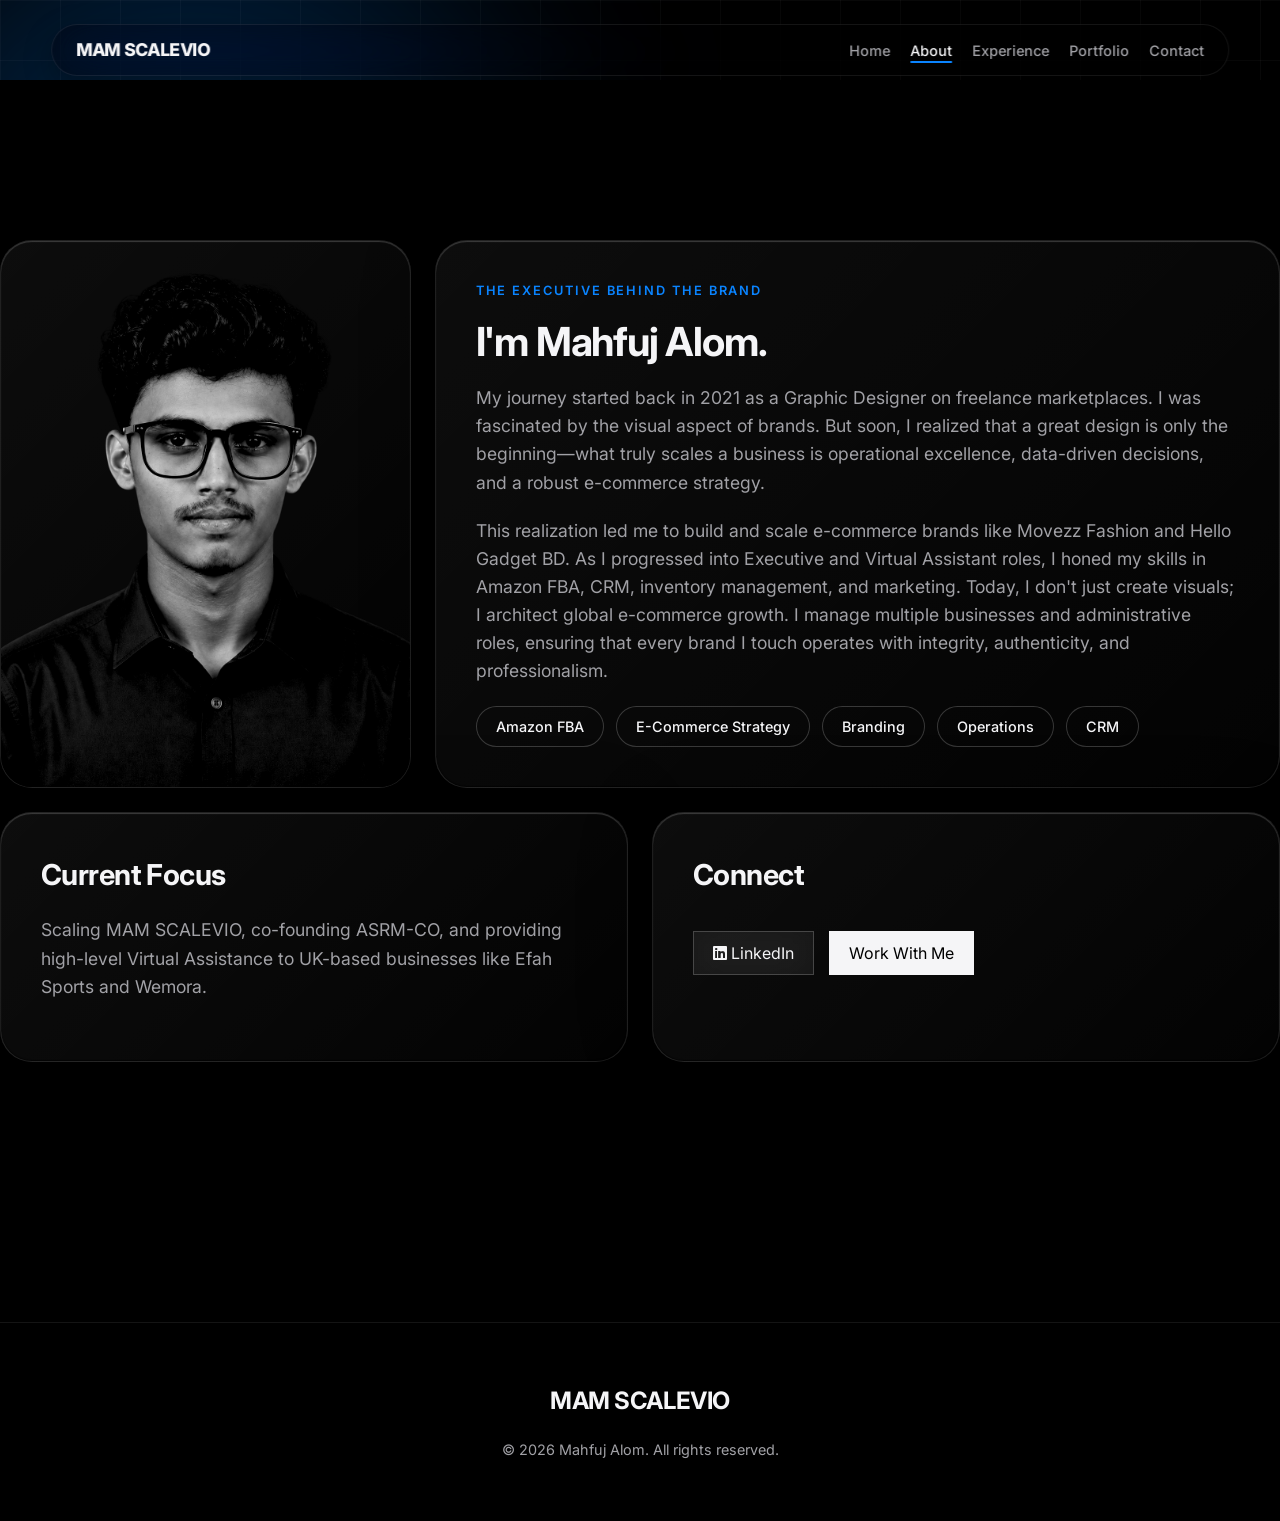
<file: about.html>
<!DOCTYPE html>
<html lang="en">
<head>
    <meta charset="UTF-8">
    <meta name="viewport" content="width=device-width, initial-scale=1.0">
    <title>About | Mahfuj Alom</title>
    <link href="https://fonts.googleapis.com/css2?family=Inter:wght@400;500;600;700;800&display=swap" rel="stylesheet">
    <link rel="stylesheet" href="https://cdnjs.cloudflare.com/ajax/libs/font-awesome/6.5.0/css/all.min.css">
    <link rel="stylesheet" href="styles.css?v=3.0">
</head>
<body>
    <!-- ===== DYNAMIC BACKGROUND ===== -->
    <div class="background-fx">
        <div class="glow-orb orb-1"></div>
        <div class="glow-orb orb-2"></div>
        <div class="glow-orb orb-3"></div>
        <div class="glow-orb orb-4"></div>
    </div>

    <!-- ===== NAVIGATION ===== -->
    <nav class="nav" id="nav">
        <div class="container nav-inner">
            <a href="index.html" class="nav-brand">MAM SCALEVIO</a>
            <ul class="nav-links" id="navLinks">
                <li><a href="index.html">Home</a></li>
                <li><a href="about.html" class="active">About</a></li>
                <li><a href="experience.html">Experience</a></li>
                <li><a href="portfolio.html">Portfolio</a></li>
                <li><a href="contact.html">Contact</a></li>
            </ul>
            <button class="hamburger" id="hamburger"><i class="fas fa-bars"></i></button>
        </div>
    </nav>

    <!-- ===== ABOUT HERO ===== -->
    <section class="section container" style="margin-top: 80px;">
        <div class="bento-layout">
            <!-- Photo -->
            <div class="premium-glass bento-item bento-photo reveal">
                <img src="mahfuj pic trns.png" alt="Mahfuj Alom">
            </div>
            
            <!-- Bio -->
            <div class="premium-glass bento-item bento-bio reveal" style="animation-delay: 0.2s;">
                <span class="section-label">The Executive Behind The Brand</span>
                <h2 class="section-title" style="font-size: 2.5rem; margin-bottom: 20px;">I'm Mahfuj Alom.</h2>
                <p style="margin-bottom: 20px;">
                    My journey started back in 2021 as a Graphic Designer on freelance marketplaces. I was fascinated by the visual aspect of brands. But soon, I realized that a great design is only the beginning—what truly scales a business is operational excellence, data-driven decisions, and a robust e-commerce strategy.
                </p>
                <p style="margin-bottom: 20px;">
                    This realization led me to build and scale e-commerce brands like Movezz Fashion and Hello Gadget BD. As I progressed into Executive and Virtual Assistant roles, I honed my skills in Amazon FBA, CRM, inventory management, and marketing. Today, I don't just create visuals; I architect global e-commerce growth. I manage multiple businesses and administrative roles, ensuring that every brand I touch operates with integrity, authenticity, and professionalism.
                </p>
                <div class="tag-cloud">
                    <span class="premium-tag">Amazon FBA</span>
                    <span class="premium-tag">E-Commerce Strategy</span>
                    <span class="premium-tag">Branding</span>
                    <span class="premium-tag">Operations</span>
                    <span class="premium-tag">CRM</span>
                </div>
            </div>
            
            <!-- Additional Info -->
            <div class="premium-glass bento-item bento-markets reveal" style="animation-delay: 0.4s;">
                <h3>Current Focus</h3>
                <p>Scaling MAM SCALEVIO, co-founding ASRM-CO, and providing high-level Virtual Assistance to UK-based businesses like Efah Sports and Wemora.</p>
            </div>

            <div class="premium-glass bento-item bento-social reveal" style="animation-delay: 0.6s;">
                <h3>Connect</h3>
                <div style="display: flex; gap: 15px; margin-top: 15px;">
                    <a href="https://www.linkedin.com/in/mahfuj-alom" target="_blank" class="btn-secondary" style="padding: 10px 20px;"><i class="fab fa-linkedin"></i> LinkedIn</a>
                    <a href="contact.html" class="btn-primary" style="padding: 10px 20px;">Work With Me</a>
                </div>
            </div>
        </div>
    </section>

    <!-- ===== FOOTER ===== -->
    <footer class="footer">
        <div class="container">
            <div class="footer-logo">MAM SCALEVIO</div>
            <p class="footer-text">&copy; 2026 Mahfuj Alom. All rights reserved.</p>
        </div>
    </footer>

    <script src="script.js?v=3.0"></script>
</body>
</html>
</file>
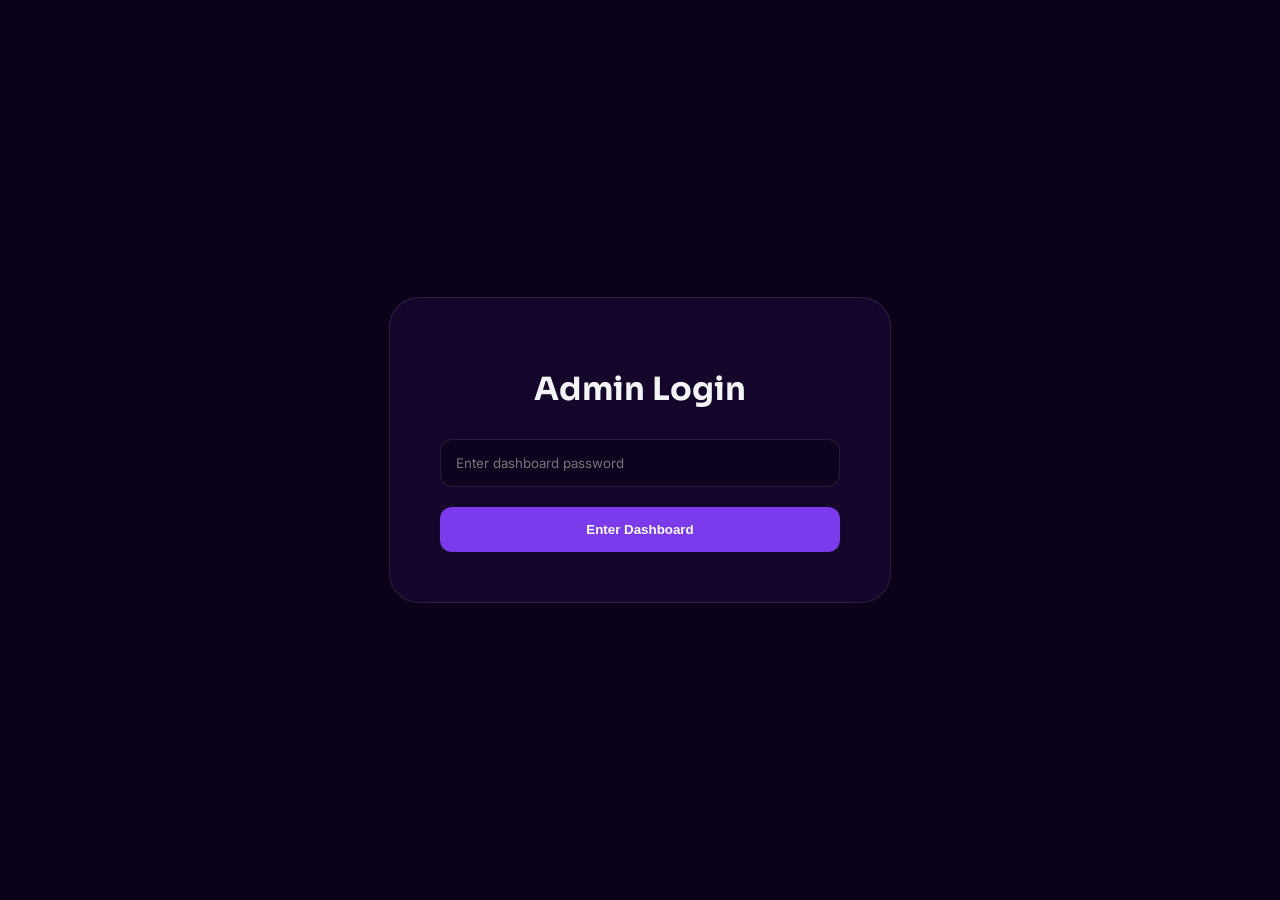
<file: admin.html>
<!DOCTYPE html>
<html lang="en">
<head>
    <meta charset="UTF-8">
    <meta name="viewport" content="width=device-width, initial-scale=1.0">
    <title>MAM SCALEVIO | Advanced Admin Dashboard</title>
    <link href="https://fonts.googleapis.com/css2?family=Inter:wght@400;500;600;700&family=Sora:wght@600;700;800&display=swap" rel="stylesheet">
    <link rel="stylesheet" href="https://cdnjs.cloudflare.com/ajax/libs/font-awesome/6.5.0/css/all.min.css">
    <style>
        :root {
            --primary: #7C3AED;
            --bg: #0B0118;
            --card: #15052b;
            --border: rgba(255,255,255,0.1);
            --text: #F3F4F6;
            --text-dim: #9CA3AF;
        }
        body {
            background: var(--bg);
            color: var(--text);
            font-family: 'Inter', sans-serif;
            margin: 0;
            display: flex;
            min-height: 100vh;
        }
        
        /* LOGIN */
        #loginOverlay {
            position: fixed;
            inset: 0;
            background: var(--bg);
            z-index: 10000;
            display: flex;
            justify-content: center;
            align-items: center;
        }
        .login-card {
            background: var(--card);
            padding: 50px;
            border-radius: 30px;
            border: 1px solid var(--border);
            text-align: center;
            width: 100%;
            max-width: 400px;
        }
        .login-card h1 { font-family: 'Sora'; margin-bottom: 30px; }
        .login-card input {
            width: 100%;
            padding: 15px;
            margin-bottom: 20px;
            background: rgba(0,0,0,0.3);
            border: 1px solid var(--border);
            border-radius: 12px;
            color: white;
            box-sizing: border-box;
        }
        .btn {
            background: var(--primary);
            color: white;
            border: none;
            padding: 15px 30px;
            border-radius: 12px;
            font-weight: 700;
            cursor: pointer;
            width: 100%;
        }

        /* SIDEBAR */
        .sidebar {
            width: 280px;
            background: #080111;
            border-right: 1px solid var(--border);
            padding: 40px 20px;
            display: flex;
            flex-direction: column;
            gap: 10px;
        }
        .logo { font-family: 'Sora'; font-weight: 800; font-size: 1.2rem; margin-bottom: 40px; padding: 0 10px; }
        .nav-item {
            padding: 15px 20px;
            border-radius: 12px;
            cursor: pointer;
            color: var(--text-dim);
            transition: 0.3s;
            display: flex;
            align-items: center;
            gap: 12px;
            font-weight: 500;
        }
        .nav-item:hover, .nav-item.active {
            background: var(--primary);
            color: white;
        }

        /* MAIN CONTENT */
        .main {
            flex-grow: 1;
            padding: 60px;
            overflow-y: auto;
        }
        .section-header { margin-bottom: 40px; }
        .section-header h2 { font-family: 'Sora'; font-size: 2rem; margin-bottom: 10px; }
        
        .card {
            background: var(--card);
            border-radius: 24px;
            border: 1px solid var(--border);
            padding: 40px;
            margin-bottom: 30px;
        }
        .grid { display: grid; grid-template-columns: 1fr 1fr; gap: 30px; }
        .form-group { margin-bottom: 24px; }
        label { display: block; margin-bottom: 10px; font-weight: 600; font-size: 0.9rem; }
        input, textarea, select {
            width: 100%;
            padding: 14px;
            background: rgba(0,0,0,0.2);
            border: 1px solid var(--border);
            border-radius: 12px;
            color: white;
            font-family: inherit;
            box-sizing: border-box;
        }
        
        /* POST LIST */
        .post-item {
            display: flex;
            justify-content: space-between;
            align-items: center;
            padding: 20px;
            background: rgba(255,255,255,0.03);
            border-radius: 15px;
            margin-bottom: 10px;
        }
        .post-info h4 { margin: 0 0 5px 0; }
        .post-info span { font-size: 0.8rem; color: var(--text-dim); }
        .actions { display: flex; gap: 10px; }
        .btn-small { padding: 8px 16px; border-radius: 8px; font-size: 0.8rem; }
        .btn-delete { background: #ef4444; }

        /* OUTPUT BOX */
        #outputWrapper {
            display: none;
            margin-top: 40px;
        }
        pre {
            background: #000;
            padding: 30px;
            border-radius: 20px;
            overflow-x: auto;
            font-family: 'Fira Code', monospace;
            font-size: 0.85rem;
            border: 1px solid var(--primary);
        }
        .copy-banner {
            background: rgba(124, 58, 237, 0.1);
            border: 1px solid var(--primary);
            padding: 20px;
            border-radius: 15px;
            margin-bottom: 20px;
            display: flex;
            justify-content: space-between;
            align-items: center;
        }

        .hidden { display: none; }
    </style>
</head>
<body>

    <div id="loginOverlay">
        <div class="login-card">
            <h1>Admin Login</h1>
            <input type="password" id="adminPass" placeholder="Enter dashboard password">
            <button class="btn" onclick="login()">Enter Dashboard</button>
        </div>
    </div>

    <div class="sidebar">
        <div class="logo">MAM <span style="color:var(--primary)">ADMIN</span></div>
        <div class="nav-item active" onclick="showTab('dashboard')"><i class="fas fa-chart-pie"></i> Dashboard</div>
        <div class="nav-item" onclick="showTab('content')"><i class="fas fa-edit"></i> Frontend Editor</div>
        <div class="nav-item" onclick="showTab('blog')"><i class="fas fa-newspaper"></i> Blog Manager</div>
        <div class="nav-item" onclick="showTab('export')"><i class="fas fa-file-export"></i> Export Data</div>
    </div>

    <div class="main">
        
        <!-- DASHBOARD TAB -->
        <div id="tab-dashboard" class="tab-content">
            <div class="section-header">
                <h2>Dashboard Overview</h2>
                <p>Manage your MAM SCALEVIO portfolio content from here.</p>
            </div>
            <div class="grid">
                <div class="card">
                    <h3>Quick Actions</h3>
                    <p>Easily update your bio or add new case studies to keep your portfolio fresh.</p>
                    <button class="btn" onclick="showTab('content')" style="margin-top:20px">Start Editing</button>
                </div>
                <div class="card">
                    <h3>System Status</h3>
                    <p>Static Deployment: <strong>Active</strong></p>
                    <p>Local Storage: <span id="storageSize">Calculating...</span></p>
                </div>
            </div>
        </div>

        <!-- CONTENT EDITOR TAB -->
        <div id="tab-content" class="tab-content hidden">
            <div class="section-header">
                <h2>Frontend Editor</h2>
                <p>Update section titles, descriptions, and images.</p>
            </div>
            <div class="card">
                <h3>Hero Section</h3>
                <div class="form-group">
                    <label>Main Headline</label>
                    <input type="text" id="heroTitle" value="Scaling Amazon Brands Globally. Intelligently.">
                </div>
                <div class="form-group">
                    <label>Subheadline</label>
                    <textarea id="heroSub" rows="3">Hi, I'm Mahfuj Alom Muhit — founder of MAM SCALEVIO. I manage, optimize & scale Amazon accounts across EU & global markets.</textarea>
                </div>
            </div>
            <div class="card">
                <h3>About Section</h3>
                <div class="form-group">
                    <label>About Description (Para 1)</label>
                    <textarea id="aboutDesc1" rows="3">I am an Amazon FBA Virtual Assistant and E-Commerce Executive with proven, hands-on experience managing Amazon Seller Central accounts across EU and global markets.</textarea>
                </div>
                <div class="form-group">
                    <label>Profile Picture Path</label>
                    <input type="text" id="profilePic" value="mahfuj pic trns.png">
                </div>
            </div>
            <button class="btn" onclick="saveContent()">Save Changes Locally</button>
        </div>

        <!-- BLOG MANAGER TAB -->
        <div id="tab-blog" class="tab-content hidden">
            <div class="section-header">
                <h2>Blog Manager</h2>
                <p>Upload tutorials, guides, and e-commerce news.</p>
            </div>
            <div class="card">
                <h3>Create New Post</h3>
                <div class="form-group">
                    <label>Title</label>
                    <input type="text" id="pTitle" placeholder="e.g. How to scale to 7 figures">
                </div>
                <div class="grid">
                    <div class="form-group">
                        <label>Category</label>
                        <select id="pCat">
                            <option value="ppc">Amazon PPC</option>
                            <option value="seo">Listing SEO</option>
                            <option value="eu">EU Markets</option>
                            <option value="tutorial">Tutorials</option>
                        </select>
                    </div>
                    <div class="form-group">
                        <label>Read Time</label>
                        <input type="text" id="pRead" placeholder="5 min read">
                    </div>
                </div>
                <div class="form-group">
                    <label>Excerpt</label>
                    <textarea id="pExcerpt" rows="3"></textarea>
                </div>
                <div class="form-group">
                    <label>Image Upload or URL</label>
                    <input type="file" id="pImageUpload" accept="image/*" onchange="encodeImageFileAsURL(this)" style="margin-bottom: 10px;">
                    <input type="text" id="pImage" placeholder="Or paste image URL (https://...)">
                </div>
                <button class="btn" onclick="addPost()">Add Post to List</button>
            </div>
            
            <div class="card">
                <h3>Existing Posts</h3>
                <div id="postList">
                    <!-- Posts go here -->
                </div>
            </div>
        </div>

        <!-- EXPORT TAB -->
        <div id="tab-export" class="tab-content hidden">
            <div class="section-header">
                <h2>Export & Deploy</h2>
                <p>Copy this data into your project files to make changes permanent.</p>
            </div>
            <div class="copy-banner">
                <div>
                    <strong>Ready to deploy?</strong>
                    <p style="margin:5px 0 0 0; font-size:0.85rem; color:var(--text-dim)">Copy the code below and paste it into your <code>blog.js</code> file.</p>
                </div>
                <button class="btn btn-small" onclick="copyCode()">Copy to Clipboard</button>
            </div>
            <pre id="finalExport"></pre>
        </div>

    </div>

    <script>
        // PASSWORD PROTECTION
        function login() {
            const pass = document.getElementById('adminPass').value;
            if (pass === 'mahfuj863') {
                document.getElementById('loginOverlay').style.display = 'none';
            } else {
                alert('Access Denied');
            }
        }

        // NAVIGATION
        function showTab(tabId) {
            document.querySelectorAll('.tab-content').forEach(t => t.classList.add('hidden'));
            document.getElementById('tab-' + tabId).classList.remove('hidden');
            
            document.querySelectorAll('.nav-item').forEach(n => n.classList.remove('active'));
            document.querySelector(`[onclick="showTab('${tabId}')"]`).classList.add('active');

            if (tabId === 'export') generateFullExport();
        }

        // DATA PERSISTENCE (Browser LocalStorage)
        let posts = JSON.parse(localStorage.getItem('mam_posts')) || [
            {
                id: 1,
                title: "How to Optimize Your Amazon PPC in 2025",
                excerpt: "Discover the latest strategies for lowering ACOS and increasing your conversion rates through advanced campaign structures.",
                category: "ppc",
                image: "https://images.unsplash.com/photo-1460925895917-afdab827c52f?w=800&auto=format&fit=crop",
                date: "April 15, 2025",
                readTime: "6 min read"
            },
            {
                id: 2,
                title: "Mastering the EU Marketplace: DE, IT, ES, FR",
                excerpt: "A complete guide to navigating VAT, localization, and compliance when expanding your brand across European territories.",
                category: "eu",
                image: "https://images.unsplash.com/photo-1526772662000-3f88f10405ff?w=800&auto=format&fit=crop",
                date: "April 10, 2025",
                readTime: "8 min read"
            }
        ];

        function renderPostList() {
            const list = document.getElementById('postList');
            list.innerHTML = posts.map(p => `
                <div class="post-item">
                    <div class="post-info">
                        <h4>${p.title}</h4>
                        <span>${p.category.toUpperCase()} · ${p.date}</span>
                    </div>
                    <div class="actions">
                        <button class="btn btn-small btn-delete" onclick="deletePost(${p.id})"><i class="fas fa-trash"></i></button>
                    </div>
                </div>
            `).join('');
            localStorage.setItem('mam_posts', JSON.stringify(posts));
        }

        function addPost() {
            const newPost = {
                id: Date.now(),
                title: document.getElementById('pTitle').value,
                excerpt: document.getElementById('pExcerpt').value,
                category: document.getElementById('pCat').value,
                image: document.getElementById('pImage').value || 'https://images.unsplash.com/photo-1460925895917-afdab827c52f?w=800&auto=format&fit=crop',
                date: new Date().toLocaleDateString('en-US', { month: 'long', day: 'numeric', year: 'numeric' }),
                readTime: document.getElementById('pRead').value || "5 min read"
            };
            posts.unshift(newPost);
            renderPostList();
            alert('Post added! It is now live directly on your frontpage (News section).');
        }

        function encodeImageFileAsURL(element) {
            var file = element.files[0];
            var reader = new FileReader();
            reader.onloadend = function() {
                document.getElementById('pImage').value = reader.result;
            }
            if (file) {
                reader.readAsDataURL(file);
            }
        }

        function deletePost(id) {
            if(confirm('Delete this post?')) {
                posts = posts.filter(p => p.id !== id);
                renderPostList();
            }
        }

        function generateFullExport() {
            const code = `// ===== BLOG DATA & RENDERING =====
const blogPosts = ${JSON.stringify(posts, null, 4)};

window.renderBlogs = (filter = 'all', search = '') => {
    const blogGrid = document.getElementById('blogGrid');
    if (!blogGrid) return;

    let filtered = blogPosts;

    if (filter !== 'all') {
        filtered = filtered.filter(post => post.category === filter);
    }

    if (search) {
        const s = search.toLowerCase();
        filtered = filtered.filter(post => 
            post.title.toLowerCase().includes(s) || 
            post.excerpt.toLowerCase().includes(s)
        );
    }

    if (filtered.length === 0) {
        blogGrid.innerHTML = \`<div class="no-results">No articles found matching your criteria.</div>\`;
        return;
    }

    blogGrid.innerHTML = filtered.map(post => \`
        <article class="blog-card">
            <div class="blog-img-box">
                <img src="\${post.image}" alt="\${post.title}">
                <span class="blog-category">\${post.category.toUpperCase()}</span>
            </div>
            <div class="blog-card-body">
                <h3>\${post.title}</h3>
                <p>\${post.excerpt}</p>
                <div class="blog-card-footer">
                    <span>\${post.date}</span>
                    <span>\${post.readTime}</span>
                </div>
            </div>
        </article>
    \`).join('');
};`;
            document.getElementById('finalExport').innerText = code;
        }

        function copyCode() {
            const text = document.getElementById('finalExport').innerText;
            navigator.clipboard.writeText(text).then(() => alert('Code copied! Paste it into blog.js.'));
        }

        // Init
        renderPostList();
        document.getElementById('storageSize').innerText = (JSON.stringify(localStorage).length / 1024).toFixed(2) + ' KB';

    </script>
</body>
</html>
</file>
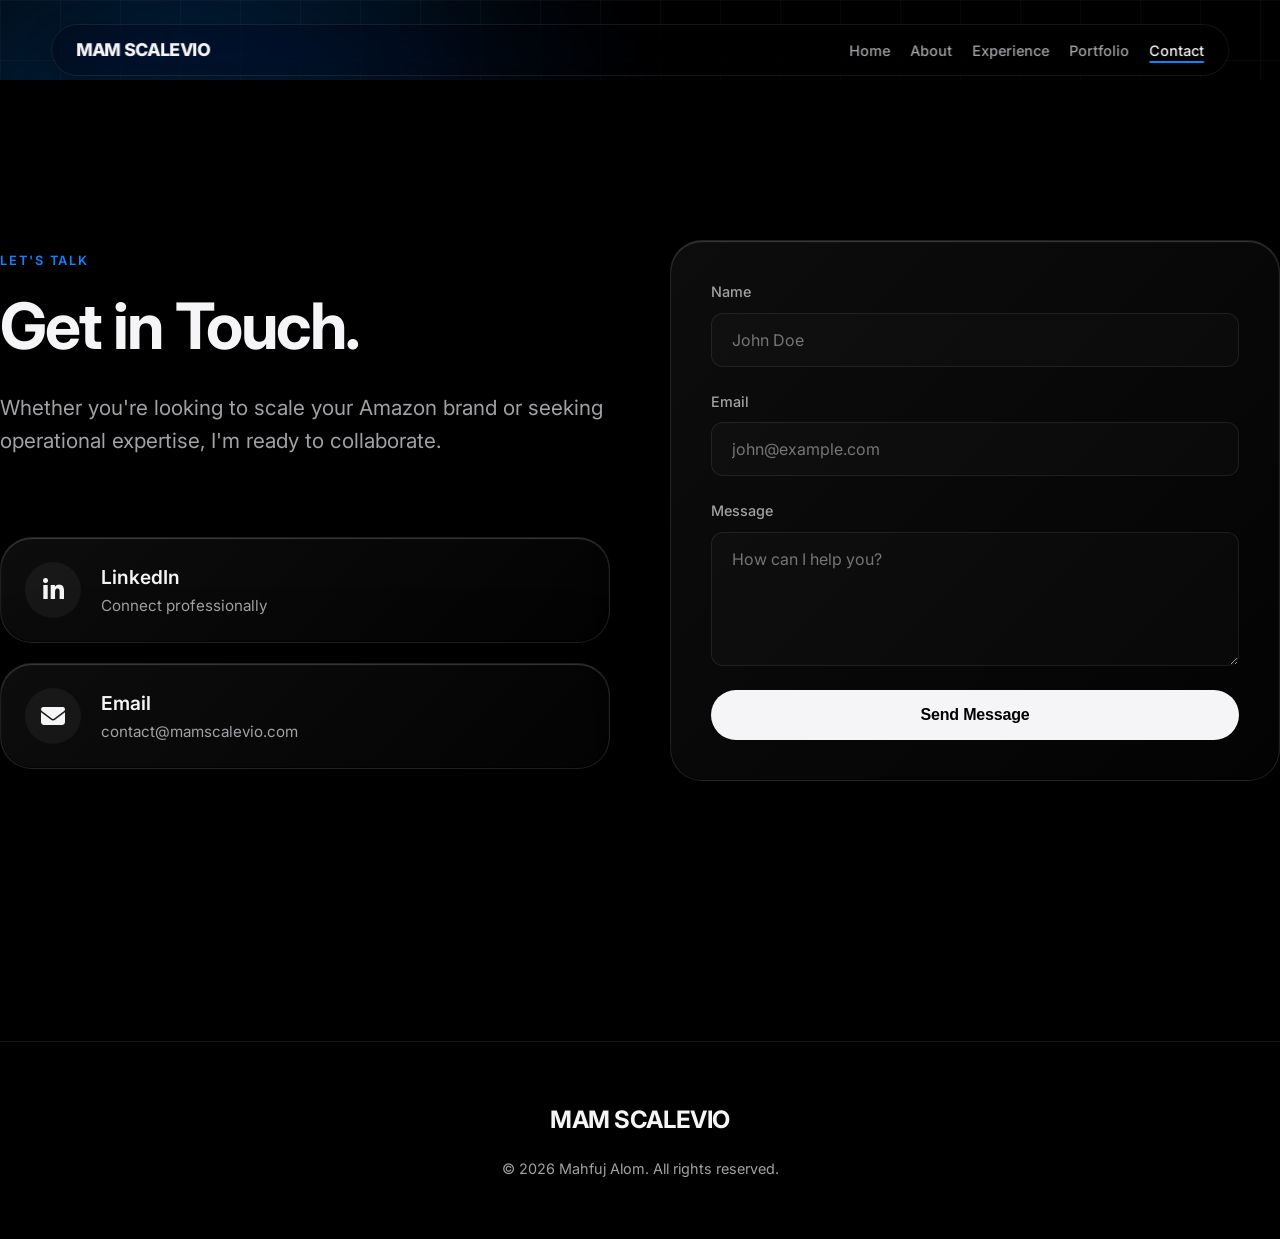
<file: contact.html>
<!DOCTYPE html>
<html lang="en">
<head>
    <meta charset="UTF-8">
    <meta name="viewport" content="width=device-width, initial-scale=1.0">
    <title>Contact | Mahfuj Alom</title>
    <link href="https://fonts.googleapis.com/css2?family=Inter:wght@400;500;600;700;800&display=swap" rel="stylesheet">
    <link rel="stylesheet" href="https://cdnjs.cloudflare.com/ajax/libs/font-awesome/6.5.0/css/all.min.css">
    <link rel="stylesheet" href="styles.css?v=3.0">
</head>
<body>
    <div class="background-fx">
        <div class="glow-orb orb-1"></div>
        <div class="glow-orb orb-2"></div>
        <div class="glow-orb orb-3"></div>
        <div class="glow-orb orb-4"></div>
    </div>

    <nav class="nav" id="nav">
        <div class="container nav-inner">
            <a href="index.html" class="nav-brand">MAM SCALEVIO</a>
            <ul class="nav-links" id="navLinks">
                <li><a href="index.html">Home</a></li>
                <li><a href="about.html">About</a></li>
                <li><a href="experience.html">Experience</a></li>
                <li><a href="portfolio.html">Portfolio</a></li>
                <li><a href="contact.html" class="active">Contact</a></li>
            </ul>
            <button class="hamburger" id="hamburger"><i class="fas fa-bars"></i></button>
        </div>
    </nav>

    <section class="section container" style="margin-top: 80px;">
        <div class="contact-layout">
            <div class="reveal">
                <span class="section-label">Let's Talk</span>
                <h2 class="section-title">Get in Touch.</h2>
                <p class="section-sub">Whether you're looking to scale your Amazon brand or seeking operational expertise, I'm ready to collaborate.</p>
                
                <div class="contact-methods">
                    <a href="https://www.linkedin.com/in/mahfuj-alom" target="_blank" class="premium-glass method-card">
                        <div class="method-icon"><i class="fab fa-linkedin-in"></i></div>
                        <div class="method-info">
                            <h4>LinkedIn</h4>
                            <p>Connect professionally</p>
                        </div>
                    </a>
                    <a href="mailto:contact@mamscalevio.com" class="premium-glass method-card">
                        <div class="method-icon"><i class="fas fa-envelope"></i></div>
                        <div class="method-info">
                            <h4>Email</h4>
                            <p>contact@mamscalevio.com</p>
                        </div>
                    </a>
                </div>
            </div>

            <div class="premium-glass reveal" style="padding: 40px; animation-delay: 0.2s;">
                <form id="contactForm" class="contact-form">
                    <div class="form-group">
                        <label for="name">Name</label>
                        <input type="text" id="name" name="name" required placeholder="John Doe">
                    </div>
                    <div class="form-group">
                        <label for="email">Email</label>
                        <input type="email" id="email" name="email" required placeholder="john@example.com">
                    </div>
                    <div class="form-group">
                        <label for="message">Message</label>
                        <textarea id="message" name="message" rows="5" required placeholder="How can I help you?"></textarea>
                    </div>
                    <button type="submit" class="btn btn-primary" style="width: 100%;">Send Message</button>
                </form>
            </div>
        </div>
    </section>

    <footer class="footer">
        <div class="container">
            <div class="footer-logo">MAM SCALEVIO</div>
            <p class="footer-text">&copy; 2026 Mahfuj Alom. All rights reserved.</p>
        </div>
    </footer>

    <script src="script.js?v=3.0"></script>
</body>
</html>
</file>
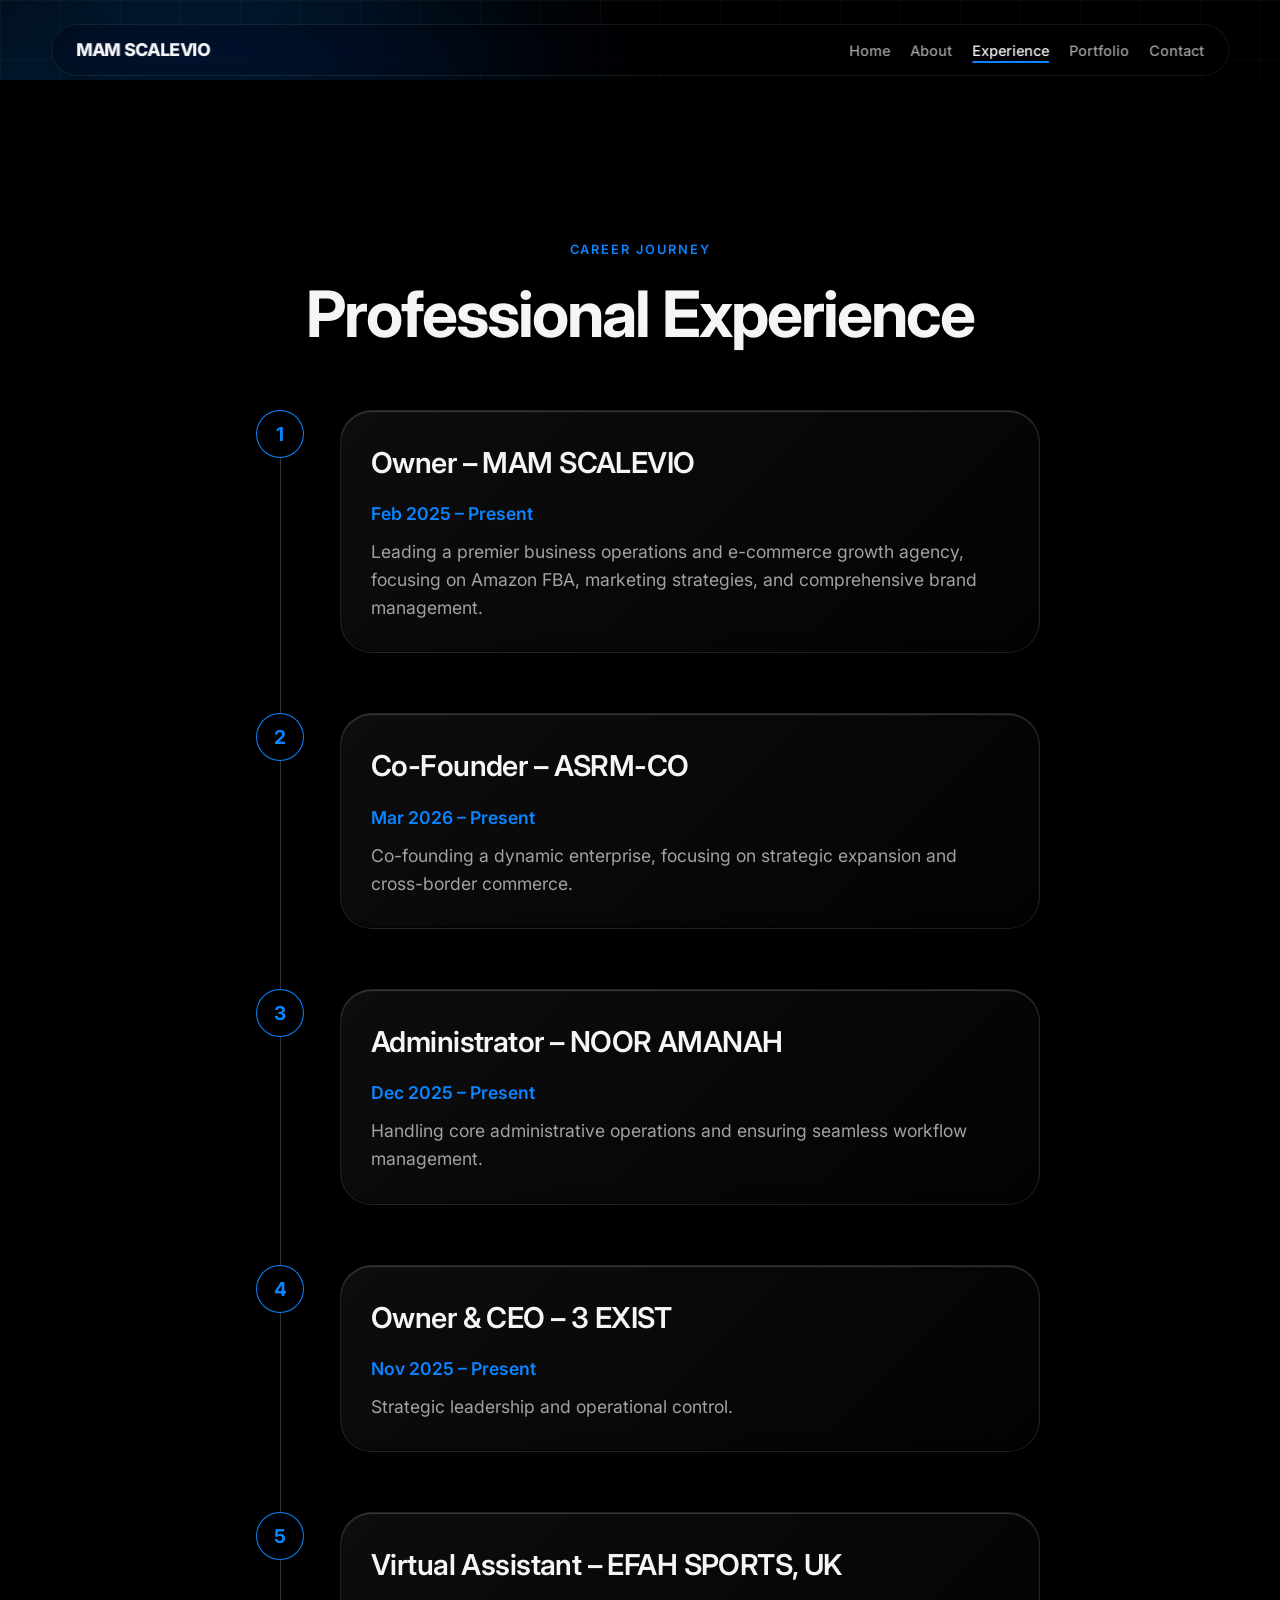
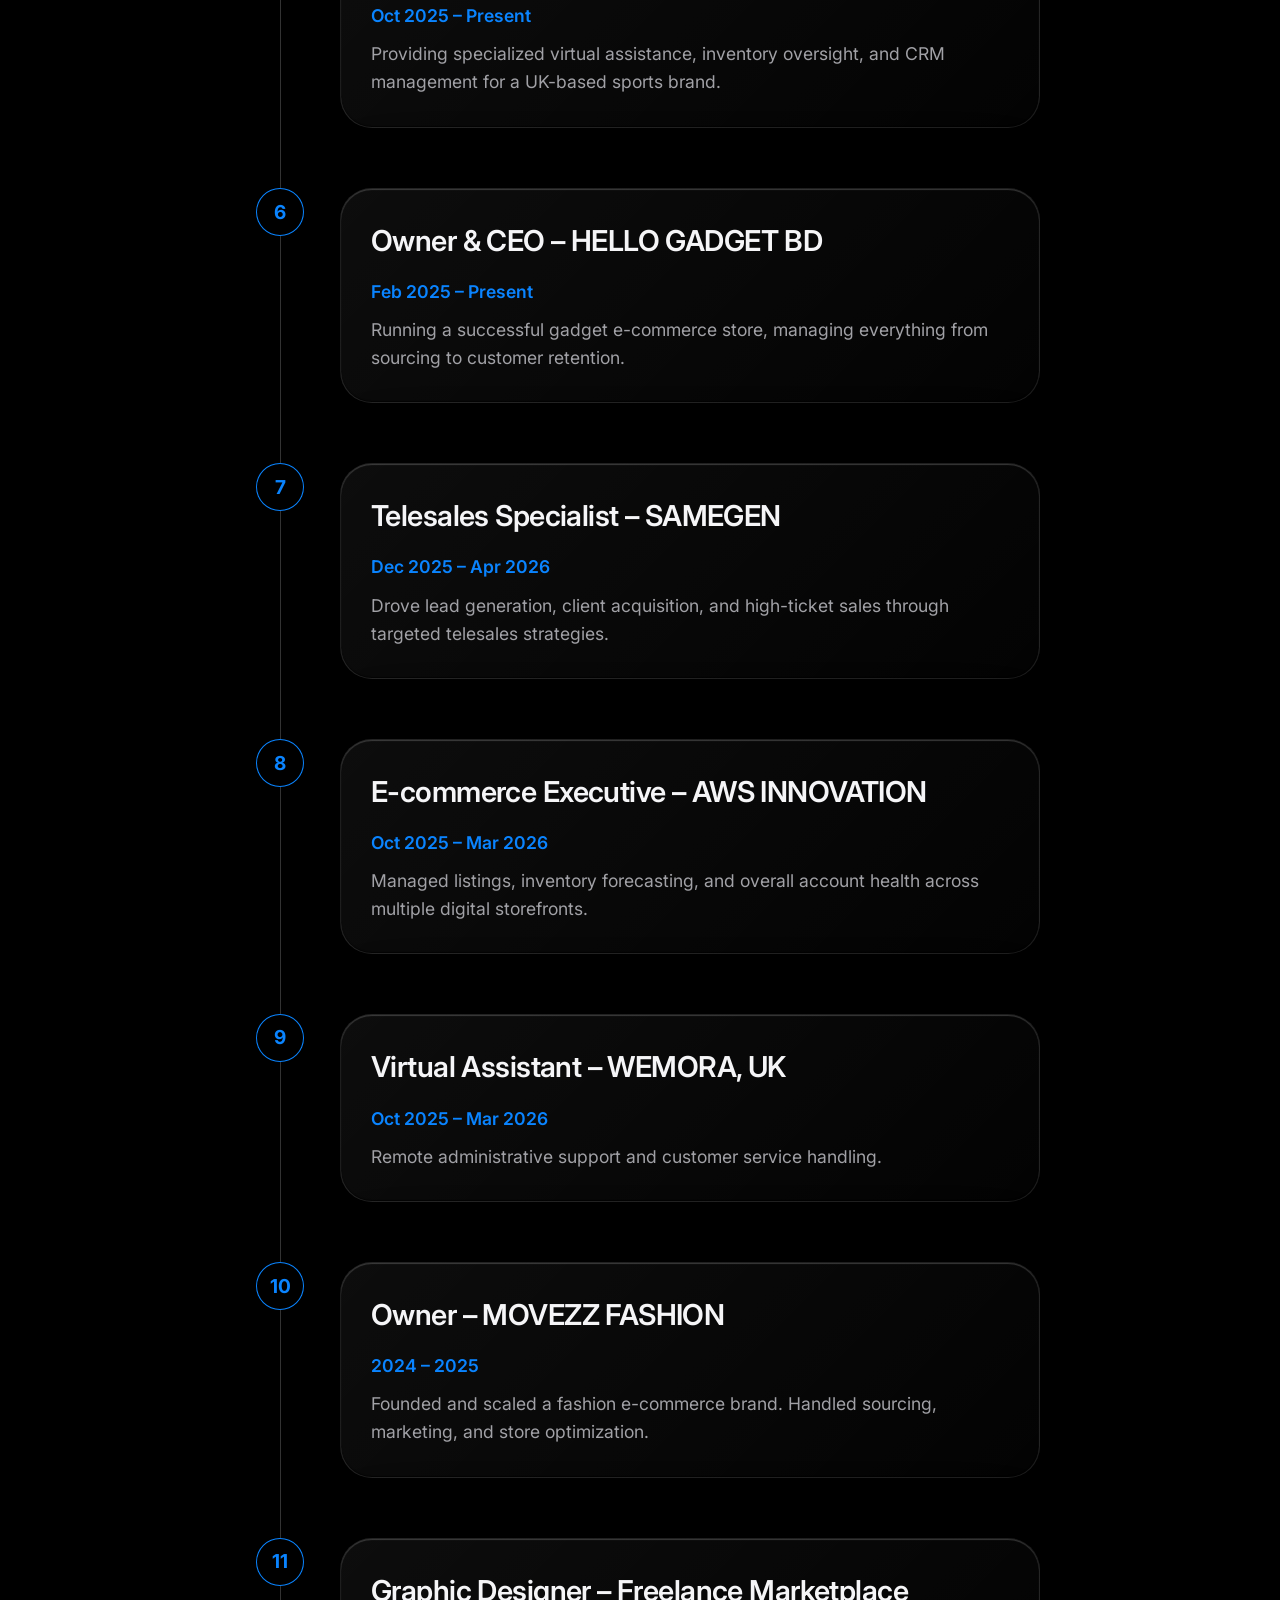
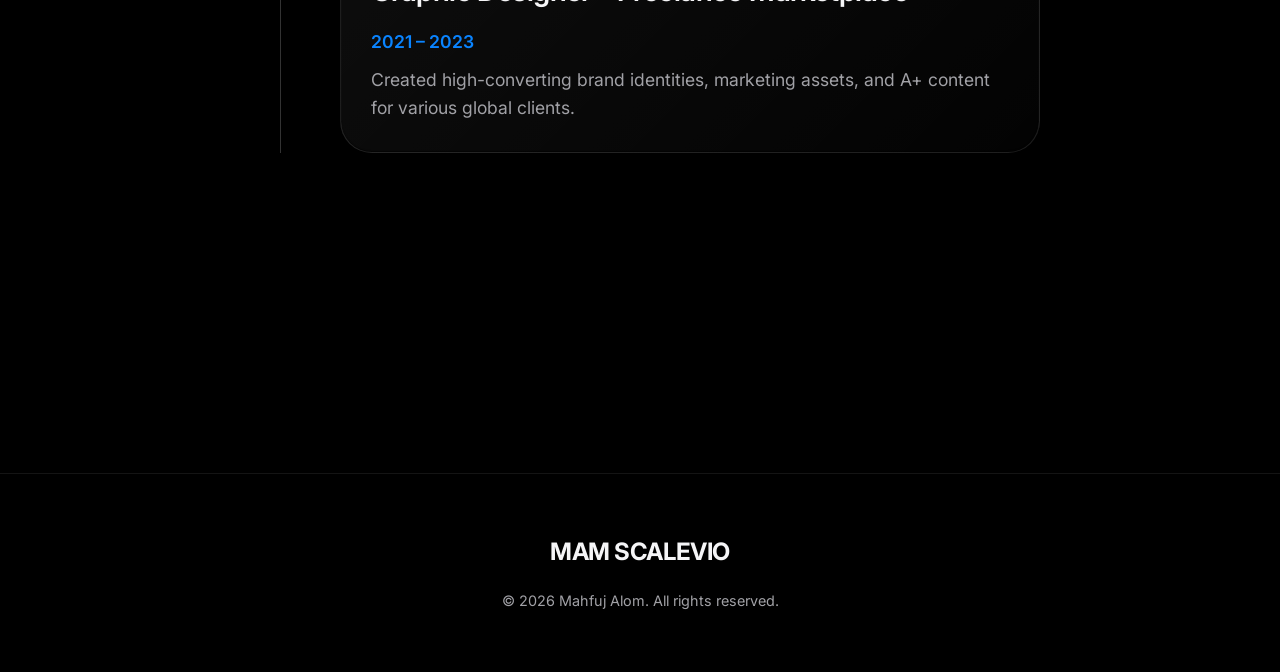
<file: experience.html>
<!DOCTYPE html>
<html lang="en">
<head>
    <meta charset="UTF-8">
    <meta name="viewport" content="width=device-width, initial-scale=1.0">
    <title>Experience | Mahfuj Alom</title>
    <link href="https://fonts.googleapis.com/css2?family=Inter:wght@400;500;600;700;800&display=swap" rel="stylesheet">
    <link rel="stylesheet" href="https://cdnjs.cloudflare.com/ajax/libs/font-awesome/6.5.0/css/all.min.css">
    <link rel="stylesheet" href="styles.css?v=3.0">
</head>
<body>
    <div class="background-fx">
        <div class="glow-orb orb-1"></div>
        <div class="glow-orb orb-2"></div>
        <div class="glow-orb orb-3"></div>
        <div class="glow-orb orb-4"></div>
    </div>

    <nav class="nav" id="nav">
        <div class="container nav-inner">
            <a href="index.html" class="nav-brand">MAM SCALEVIO</a>
            <ul class="nav-links" id="navLinks">
                <li><a href="index.html">Home</a></li>
                <li><a href="about.html">About</a></li>
                <li><a href="experience.html" class="active">Experience</a></li>
                <li><a href="portfolio.html">Portfolio</a></li>
                <li><a href="contact.html">Contact</a></li>
            </ul>
            <button class="hamburger" id="hamburger"><i class="fas fa-bars"></i></button>
        </div>
    </nav>

    <section class="section container" style="margin-top: 80px;">
        <div style="text-align: center; margin-bottom: 60px;">
            <span class="section-label reveal">Career Journey</span>
            <h2 class="section-title reveal" style="animation-delay: 0.2s;">Professional Experience</h2>
        </div>

        <div class="process-timeline">
            <div class="process-step reveal">
                <div class="step-number">1</div>
                <div class="premium-glass" style="padding: 30px;">
                    <h3>Owner – MAM SCALEVIO</h3>
                    <p style="color: var(--primary); font-weight: 600; margin-bottom: 10px;">Feb 2025 – Present</p>
                    <p>Leading a premier business operations and e-commerce growth agency, focusing on Amazon FBA, marketing strategies, and comprehensive brand management.</p>
                </div>
            </div>
            
            <div class="process-step reveal">
                <div class="step-number">2</div>
                <div class="premium-glass" style="padding: 30px;">
                    <h3>Co-Founder – ASRM-CO</h3>
                    <p style="color: var(--primary); font-weight: 600; margin-bottom: 10px;">Mar 2026 – Present</p>
                    <p>Co-founding a dynamic enterprise, focusing on strategic expansion and cross-border commerce.</p>
                </div>
            </div>

            <div class="process-step reveal">
                <div class="step-number">3</div>
                <div class="premium-glass" style="padding: 30px;">
                    <h3>Administrator – NOOR AMANAH</h3>
                    <p style="color: var(--primary); font-weight: 600; margin-bottom: 10px;">Dec 2025 – Present</p>
                    <p>Handling core administrative operations and ensuring seamless workflow management.</p>
                </div>
            </div>

            <div class="process-step reveal">
                <div class="step-number">4</div>
                <div class="premium-glass" style="padding: 30px;">
                    <h3>Owner & CEO – 3 EXIST</h3>
                    <p style="color: var(--primary); font-weight: 600; margin-bottom: 10px;">Nov 2025 – Present</p>
                    <p>Strategic leadership and operational control.</p>
                </div>
            </div>

            <div class="process-step reveal">
                <div class="step-number">5</div>
                <div class="premium-glass" style="padding: 30px;">
                    <h3>Virtual Assistant – EFAH SPORTS, UK</h3>
                    <p style="color: var(--primary); font-weight: 600; margin-bottom: 10px;">Oct 2025 – Present</p>
                    <p>Providing specialized virtual assistance, inventory oversight, and CRM management for a UK-based sports brand.</p>
                </div>
            </div>
            
            <div class="process-step reveal">
                <div class="step-number">6</div>
                <div class="premium-glass" style="padding: 30px;">
                    <h3>Owner & CEO – HELLO GADGET BD</h3>
                    <p style="color: var(--primary); font-weight: 600; margin-bottom: 10px;">Feb 2025 – Present</p>
                    <p>Running a successful gadget e-commerce store, managing everything from sourcing to customer retention.</p>
                </div>
            </div>

            <div class="process-step reveal">
                <div class="step-number">7</div>
                <div class="premium-glass" style="padding: 30px;">
                    <h3>Telesales Specialist – SAMEGEN</h3>
                    <p style="color: var(--primary); font-weight: 600; margin-bottom: 10px;">Dec 2025 – Apr 2026</p>
                    <p>Drove lead generation, client acquisition, and high-ticket sales through targeted telesales strategies.</p>
                </div>
            </div>

            <div class="process-step reveal">
                <div class="step-number">8</div>
                <div class="premium-glass" style="padding: 30px;">
                    <h3>E-commerce Executive – AWS INNOVATION</h3>
                    <p style="color: var(--primary); font-weight: 600; margin-bottom: 10px;">Oct 2025 – Mar 2026</p>
                    <p>Managed listings, inventory forecasting, and overall account health across multiple digital storefronts.</p>
                </div>
            </div>

            <div class="process-step reveal">
                <div class="step-number">9</div>
                <div class="premium-glass" style="padding: 30px;">
                    <h3>Virtual Assistant – WEMORA, UK</h3>
                    <p style="color: var(--primary); font-weight: 600; margin-bottom: 10px;">Oct 2025 – Mar 2026</p>
                    <p>Remote administrative support and customer service handling.</p>
                </div>
            </div>

            <div class="process-step reveal">
                <div class="step-number">10</div>
                <div class="premium-glass" style="padding: 30px;">
                    <h3>Owner – MOVEZZ FASHION</h3>
                    <p style="color: var(--primary); font-weight: 600; margin-bottom: 10px;">2024 – 2025</p>
                    <p>Founded and scaled a fashion e-commerce brand. Handled sourcing, marketing, and store optimization.</p>
                </div>
            </div>

            <div class="process-step reveal">
                <div class="step-number">11</div>
                <div class="premium-glass" style="padding: 30px;">
                    <h3>Graphic Designer – Freelance Marketplace</h3>
                    <p style="color: var(--primary); font-weight: 600; margin-bottom: 10px;">2021 – 2023</p>
                    <p>Created high-converting brand identities, marketing assets, and A+ content for various global clients.</p>
                </div>
            </div>
        </div>
    </section>

    <footer class="footer">
        <div class="container">
            <div class="footer-logo">MAM SCALEVIO</div>
            <p class="footer-text">&copy; 2026 Mahfuj Alom. All rights reserved.</p>
        </div>
    </footer>

    <script src="script.js?v=3.0"></script>
</body>
</html>
</file>
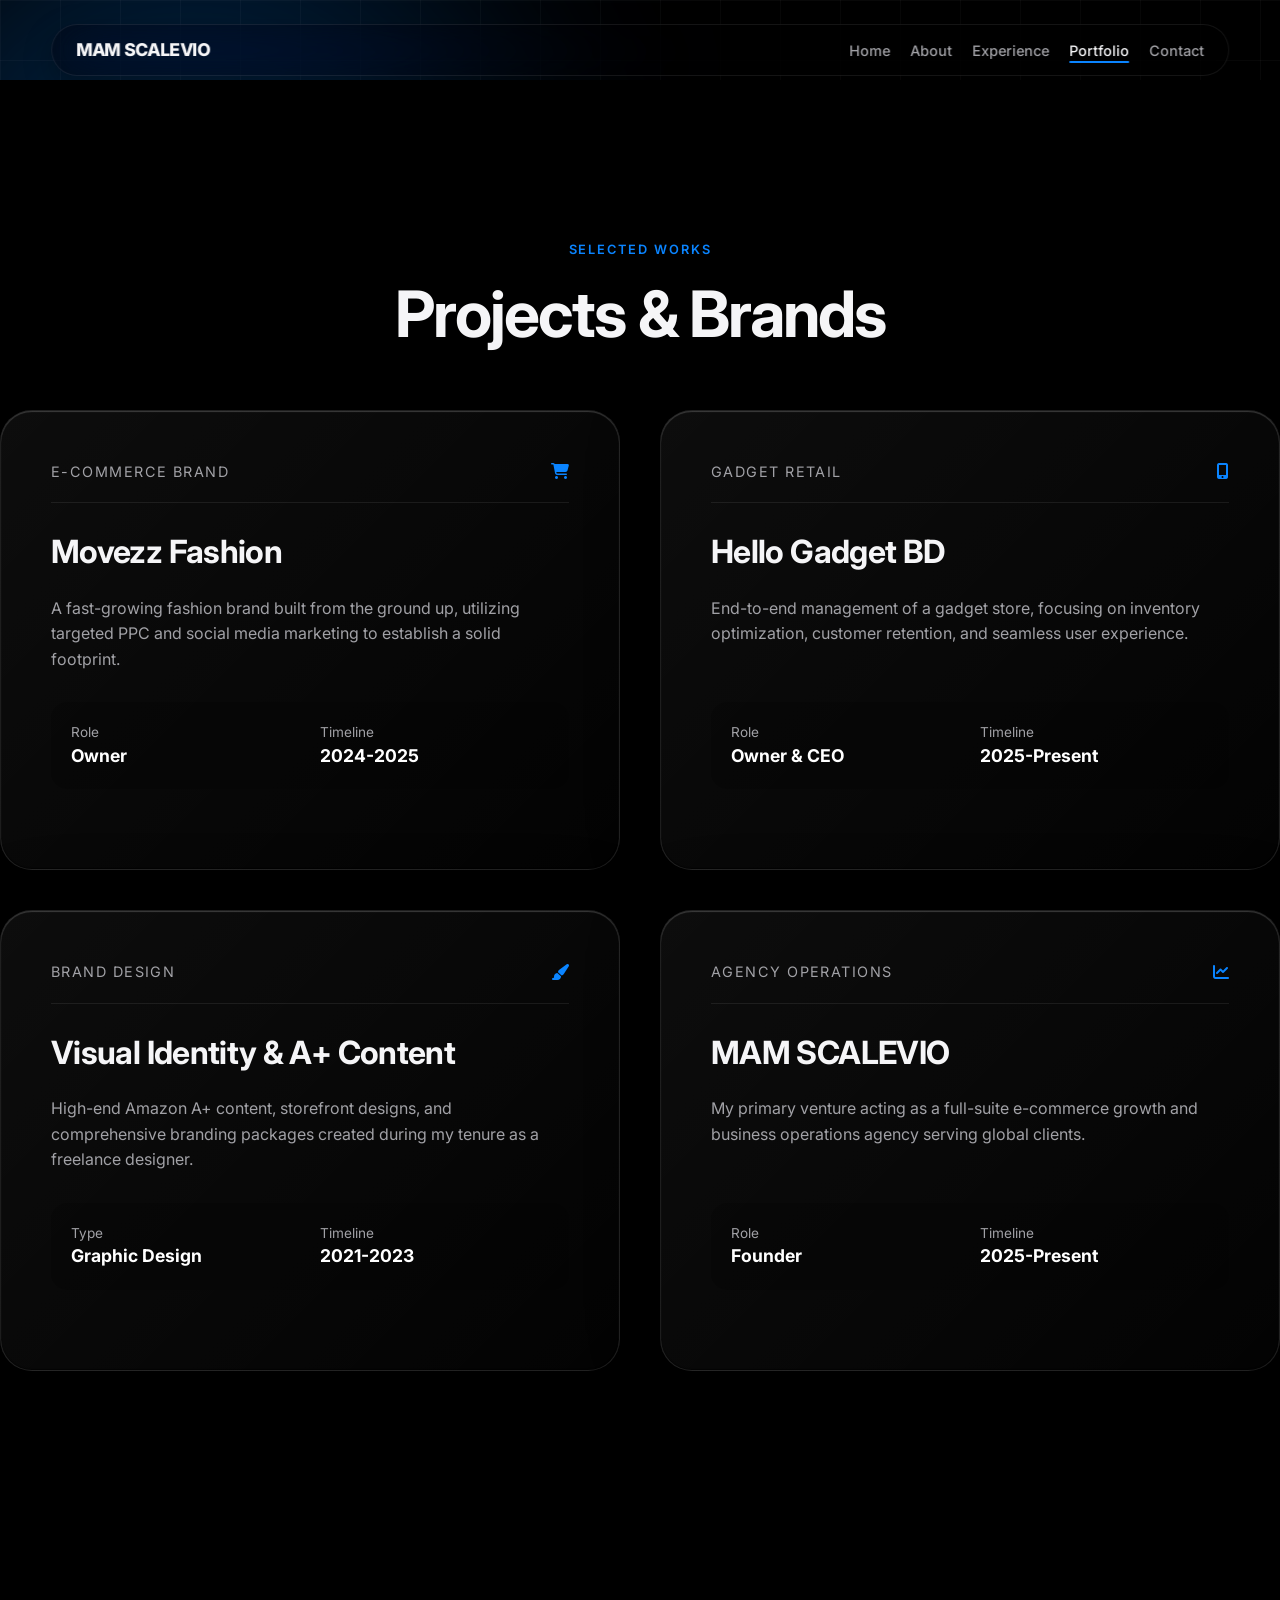
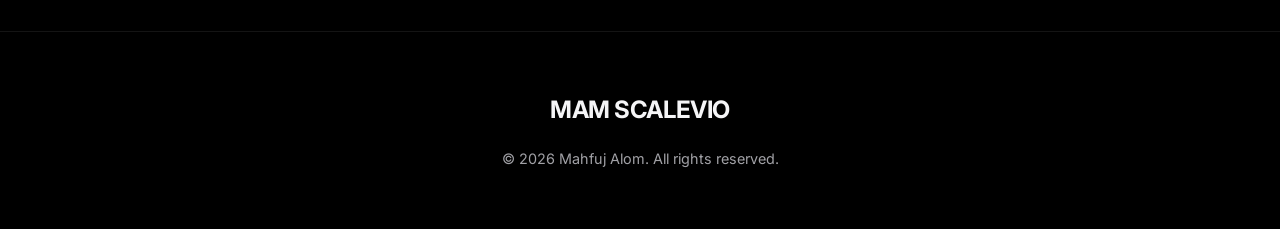
<file: portfolio.html>
<!DOCTYPE html>
<html lang="en">
<head>
    <meta charset="UTF-8">
    <meta name="viewport" content="width=device-width, initial-scale=1.0">
    <title>Portfolio | Mahfuj Alom</title>
    <link href="https://fonts.googleapis.com/css2?family=Inter:wght@400;500;600;700;800&display=swap" rel="stylesheet">
    <link rel="stylesheet" href="https://cdnjs.cloudflare.com/ajax/libs/font-awesome/6.5.0/css/all.min.css">
    <link rel="stylesheet" href="styles.css?v=3.0">
</head>
<body>
    <div class="background-fx">
        <div class="glow-orb orb-1"></div>
        <div class="glow-orb orb-2"></div>
        <div class="glow-orb orb-3"></div>
        <div class="glow-orb orb-4"></div>
    </div>

    <nav class="nav" id="nav">
        <div class="container nav-inner">
            <a href="index.html" class="nav-brand">MAM SCALEVIO</a>
            <ul class="nav-links" id="navLinks">
                <li><a href="index.html">Home</a></li>
                <li><a href="about.html">About</a></li>
                <li><a href="experience.html">Experience</a></li>
                <li><a href="portfolio.html" class="active">Portfolio</a></li>
                <li><a href="contact.html">Contact</a></li>
            </ul>
            <button class="hamburger" id="hamburger"><i class="fas fa-bars"></i></button>
        </div>
    </nav>

    <section class="section container" style="margin-top: 80px;">
        <div style="text-align: center; margin-bottom: 60px;">
            <span class="section-label reveal">Selected Works</span>
            <h2 class="section-title reveal" style="animation-delay: 0.2s;">Projects & Brands</h2>
        </div>

        <div class="case-grid">
            <div class="premium-glass case-card reveal">
                <div class="case-meta">
                    <span class="case-client">E-Commerce Brand</span>
                    <i class="fas fa-shopping-cart" style="color: var(--primary);"></i>
                </div>
                <h3>Movezz Fashion</h3>
                <p class="case-desc">A fast-growing fashion brand built from the ground up, utilizing targeted PPC and social media marketing to establish a solid footprint.</p>
                <div class="case-stats">
                    <div>
                        <div class="c-stat-label">Role</div>
                        <div class="c-stat-value" style="font-size: 1.1rem; color: #fff;">Owner</div>
                    </div>
                    <div>
                        <div class="c-stat-label">Timeline</div>
                        <div class="c-stat-value" style="font-size: 1.1rem; color: #fff;">2024-2025</div>
                    </div>
                </div>
            </div>

            <div class="premium-glass case-card reveal" style="animation-delay: 0.2s;">
                <div class="case-meta">
                    <span class="case-client">Gadget Retail</span>
                    <i class="fas fa-mobile-alt" style="color: var(--primary);"></i>
                </div>
                <h3>Hello Gadget BD</h3>
                <p class="case-desc">End-to-end management of a gadget store, focusing on inventory optimization, customer retention, and seamless user experience.</p>
                <div class="case-stats">
                    <div>
                        <div class="c-stat-label">Role</div>
                        <div class="c-stat-value" style="font-size: 1.1rem; color: #fff;">Owner & CEO</div>
                    </div>
                    <div>
                        <div class="c-stat-label">Timeline</div>
                        <div class="c-stat-value" style="font-size: 1.1rem; color: #fff;">2025-Present</div>
                    </div>
                </div>
            </div>

            <div class="premium-glass case-card reveal">
                <div class="case-meta">
                    <span class="case-client">Brand Design</span>
                    <i class="fas fa-paint-brush" style="color: var(--primary);"></i>
                </div>
                <h3>Visual Identity & A+ Content</h3>
                <p class="case-desc">High-end Amazon A+ content, storefront designs, and comprehensive branding packages created during my tenure as a freelance designer.</p>
                <div class="case-stats">
                    <div>
                        <div class="c-stat-label">Type</div>
                        <div class="c-stat-value" style="font-size: 1.1rem; color: #fff;">Graphic Design</div>
                    </div>
                    <div>
                        <div class="c-stat-label">Timeline</div>
                        <div class="c-stat-value" style="font-size: 1.1rem; color: #fff;">2021-2023</div>
                    </div>
                </div>
            </div>
            
            <div class="premium-glass case-card reveal" style="animation-delay: 0.2s;">
                <div class="case-meta">
                    <span class="case-client">Agency Operations</span>
                    <i class="fas fa-chart-line" style="color: var(--primary);"></i>
                </div>
                <h3>MAM SCALEVIO</h3>
                <p class="case-desc">My primary venture acting as a full-suite e-commerce growth and business operations agency serving global clients.</p>
                <div class="case-stats">
                    <div>
                        <div class="c-stat-label">Role</div>
                        <div class="c-stat-value" style="font-size: 1.1rem; color: #fff;">Founder</div>
                    </div>
                    <div>
                        <div class="c-stat-label">Timeline</div>
                        <div class="c-stat-value" style="font-size: 1.1rem; color: #fff;">2025-Present</div>
                    </div>
                </div>
            </div>
        </div>
    </section>

    <footer class="footer">
        <div class="container">
            <div class="footer-logo">MAM SCALEVIO</div>
            <p class="footer-text">&copy; 2026 Mahfuj Alom. All rights reserved.</p>
        </div>
    </footer>

    <script src="script.js?v=3.0"></script>
</body>
</html>
</file>
<file: styles.css>
/* ===== 10x PREMIUM REDESIGN: MAM SCALEVIO ===== */

:root {
    /* Color Palette - Ultra Premium Dark Mode */
    --bg-base: #000000;
    --bg-surface: rgba(255, 255, 255, 0.02);
    --bg-surface-hover: rgba(255, 255, 255, 0.05);
    
    --primary: #0A84FF; /* Apple Blue */
    --primary-glow: rgba(10, 132, 255, 0.5);
    --accent: #5E5CE6; /* Apple Indigo */
    
    /* Dynamic Mesh Colors */
    --color-1: rgba(10, 132, 255, 0.4);
    --color-2: rgba(94, 92, 230, 0.3);
    --color-3: rgba(255, 45, 85, 0.25);
    --color-4: rgba(50, 173, 230, 0.3);

    --text-primary: #F5F5F7;
    --text-secondary: #A1A1A6;
    --text-tertiary: #6E6E73;
    
    --border-subtle: rgba(255, 255, 255, 0.08);
    --border-focus: rgba(255, 255, 255, 0.2);
    
    /* Typography */
    --font-sans: -apple-system, BlinkMacSystemFont, "SF Pro Display", "Inter", "Helvetica Neue", sans-serif;
    --font-mono: "SF Mono", "Fira Code", monospace;
    
    /* Transitions */
    --ease-out-expo: cubic-bezier(0.16, 1, 0.3, 1);
    --transition-slow: all 0.8s var(--ease-out-expo);
    --transition-base: all 0.4s var(--ease-out-expo);
    --transition-fast: all 0.2s ease;
}

/* ===== RESET & BASE ===== */
* { margin: 0; padding: 0; box-sizing: border-box; }

html {
    scroll-behavior: smooth;
    font-size: 16px;
    background-color: var(--bg-base);
}

body {
    background-color: var(--bg-base);
    color: var(--text-primary);
    font-family: var(--font-sans);
    line-height: 1.5;
    -webkit-font-smoothing: antialiased;
    -moz-osx-font-smoothing: grayscale;
    overflow-x: hidden;
}

::selection {
    background: var(--primary-glow);
    color: #fff;
}

ul { list-style: none; }
a { text-decoration: none; color: inherit; transition: var(--transition-fast); }
img { max-width: 100%; display: block; border-radius: 8px; }

/* ===== UTILITIES ===== */
.container {
    max-width: 1400px;
    margin: 0 auto;
    padding: 0 4vw;
}

.section {
    padding: 160px 0;
    position: relative;
    z-index: 10;
}

.section-label {
    font-size: 0.8rem;
    text-transform: uppercase;
    letter-spacing: 0.15em;
    color: var(--primary);
    font-weight: 600;
    margin-bottom: 20px;
    display: block;
}

.section-title {
    font-size: clamp(3rem, 5vw, 4.5rem);
    font-weight: 700;
    letter-spacing: -0.03em;
    line-height: 1.1;
    margin-bottom: 30px;
    color: var(--text-primary);
}

.section-sub {
    font-size: clamp(1.1rem, 2vw, 1.3rem);
    color: var(--text-secondary);
    max-width: 700px;
    line-height: 1.6;
    margin-bottom: 80px;
    font-weight: 400;
}

/* ===== ULTRA-PREMIUM GLASSMORPHISM (3D Hover) ===== */
.premium-glass {
    background: linear-gradient(135deg, rgba(255, 255, 255, 0.05) 0%, rgba(255, 255, 255, 0.01) 100%);
    backdrop-filter: blur(40px) saturate(250%);
    -webkit-backdrop-filter: blur(40px) saturate(250%);
    border-radius: 32px;
    border: 1px solid rgba(255, 255, 255, 0.1);
    box-shadow: 
        inset 0 1px 1px rgba(255, 255, 255, 0.2),
        inset 0 -1px 1px rgba(0, 0, 0, 0.6),
        0 20px 40px rgba(0, 0, 0, 0.5),
        0 0 80px rgba(0, 0, 0, 0.2);
    position: relative;
    overflow: hidden;
    transition: all 0.6s cubic-bezier(0.16, 1, 0.3, 1);
    transform-style: preserve-3d;
}

.premium-glass::before {
    content: '';
    position: absolute;
    top: 0; left: -100%; right: 0; bottom: 0;
    width: 50%;
    background: linear-gradient(90deg, transparent, rgba(255,255,255,0.08), transparent);
    transform: skewX(-25deg);
    transition: all 0.8s ease;
    pointer-events: none;
    z-index: 1;
}

.premium-glass:hover::before {
    left: 200%;
}

.premium-glass:hover {
    transform: translateY(-12px) scale(1.02) rotateX(2deg) rotateY(-2deg);
    background: linear-gradient(135deg, rgba(255, 255, 255, 0.08) 0%, rgba(255, 255, 255, 0.02) 100%);
    border-color: rgba(255, 255, 255, 0.3);
    box-shadow: 
        inset 0 1px 2px rgba(255, 255, 255, 0.4),
        0 30px 60px rgba(0, 0, 0, 0.8),
        0 0 100px var(--primary-glow);
}

/* ===== BUTTONS ===== */
.btn {
    display: inline-flex;
    align-items: center;
    justify-content: center;
    gap: 10px;
    padding: 16px 32px;
    border-radius: 100px;
    font-weight: 600;
    font-size: 1rem;
    cursor: pointer;
    transition: var(--transition-base);
    border: none;
    letter-spacing: -0.01em;
}

.btn-primary {
    background: var(--text-primary);
    color: var(--bg-base);
    box-shadow: 0 0 0 0 rgba(255,255,255,0);
}

.btn-primary:hover {
    transform: scale(1.03);
    background: #ffffff;
    box-shadow: 0 10px 30px rgba(255,255,255,0.3), 0 0 20px rgba(255,255,255,0.1);
}

.btn-secondary {
    background: rgba(255, 255, 255, 0.05);
    backdrop-filter: blur(20px);
    -webkit-backdrop-filter: blur(20px);
    color: var(--text-primary);
    box-shadow: inset 0 0 0 1px var(--border-focus);
}

.btn-secondary:hover {
    background: rgba(255, 255, 255, 0.1);
    box-shadow: inset 0 0 0 1px rgba(255,255,255,0.4), 0 10px 30px rgba(0,0,0,0.2);
    transform: scale(1.03);
}

/* ===== NAVIGATION (PREMIUM FLOATING PILL) ===== */
.nav {
    position: fixed;
    top: 24px;
    left: 50%;
    transform: translateX(-50%);
    width: 92%;
    max-width: 1400px;
    z-index: 1000;
    padding: 12px 24px;
    transition: var(--transition-base);
    background: rgba(0, 0, 0, 0.4);
    backdrop-filter: blur(24px) saturate(200%);
    -webkit-backdrop-filter: blur(24px) saturate(200%);
    border: 1px solid var(--border-subtle);
    border-radius: 100px;
    box-shadow: 0 10px 30px rgba(0,0,0,0.3);
}

.nav.scrolled {
    top: 16px;
    background: rgba(0, 0, 0, 0.6);
    box-shadow: 0 10px 40px rgba(0,0,0,0.6), inset 0 1px 0 0 rgba(255,255,255,0.1);
    padding: 10px 24px;
}

.nav-inner {
    display: flex;
    justify-content: space-between;
    align-items: center;
    width: 100%;
    padding: 0;
}

.nav-brand {
    font-size: 1.1rem;
    font-weight: 800;
    letter-spacing: -0.02em;
    display: flex;
    align-items: center;
    gap: 12px;
}

.nav-brand img {
    height: 32px;
    width: auto;
}

.nav-groups {
    display: flex;
    align-items: center;
    gap: 20px;
}

.nav-sector-group {
    display: flex;
    align-items: center;
    gap: 16px;
    background: rgba(255,255,255,0.03);
    padding: 6px 16px;
    border-radius: 50px;
    border: 1px solid rgba(255,255,255,0.05);
}

.nav-sector-title {
    font-size: 0.7rem;
    text-transform: uppercase;
    letter-spacing: 0.1em;
    font-weight: 700;
}

.nav-links {
    display: flex;
    gap: 20px;
}

.nav-links a {
    font-size: 0.9rem;
    font-weight: 500;
    color: var(--text-secondary);
    position: relative;
    padding: 4px 0;
}

.nav-links a::after {
    content: '';
    position: absolute;
    bottom: 0; left: 0;
    width: 0%;
    height: 2px;
    background: var(--primary);
    transition: var(--transition-fast);
    border-radius: 2px;
}

.nav-links a:hover, .nav-links a.active {
    color: var(--text-primary);
}

.nav-links a.active::after, .nav-links a:hover::after {
    width: 100%;
}

.hamburger {
    display: none;
    background: none;
    border: none;
    color: var(--text-primary);
    font-size: 1.5rem;
    cursor: pointer;
}

@media (max-width: 1100px) {
    .nav-groups { display: none; }
    .hamburger { display: block; }
    
    .nav-groups.mobile-active {
        display: flex;
        flex-direction: column;
        position: absolute;
        top: 100%;
        left: 0;
        width: 100%;
        background: rgba(0,0,0,0.9);
        backdrop-filter: blur(20px);
        padding: 30px;
        border-radius: 24px;
        border: 1px solid var(--border-subtle);
        margin-top: 10px;
    }
    
    .nav-sector-group {
        flex-direction: column;
        width: 100%;
        align-items: flex-start;
        background: transparent;
        border: none;
        padding: 0;
    }
    
    .nav-links {
        flex-direction: column;
        width: 100%;
    }
}

/* ===== HERO SECTION ===== */
.hero {
    min-height: 100vh;
    display: flex;
    align-items: center;
    justify-content: center;
    text-align: center;
    padding-top: 80px;
    position: relative;
    overflow: hidden;
}

/* ===== DYNAMIC BACKGROUND ===== */
.background-fx {
    position: fixed;
    top: 0;
    left: 0;
    width: 100vw;
    height: 100vh;
    z-index: -1;
    overflow: hidden;
    pointer-events: none;
    background-color: var(--bg-base);
}

.background-fx::after {
    content: '';
    position: absolute;
    top: 0; left: 0; right: 0; bottom: 0;
    background-image: 
        linear-gradient(rgba(255, 255, 255, 0.03) 1px, transparent 1px),
        linear-gradient(90deg, rgba(255, 255, 255, 0.03) 1px, transparent 1px);
    background-size: 60px 60px;
    z-index: 1;
    pointer-events: none;
}

.glow-orb {
    position: absolute;
    border-radius: 50%;
    filter: blur(120px);
    opacity: 0.6;
    animation: floatOrb 25s infinite alternate cubic-bezier(0.4, 0, 0.2, 1);
}

.orb-1 {
    top: -10%; left: -10%; width: 50vw; height: 50vw;
    background: var(--color-1);
    animation-delay: 0s;
}

.orb-2 {
    bottom: -20%; right: -10%; width: 60vw; height: 60vw;
    background: var(--color-2);
    animation-delay: -5s;
}

.orb-3 {
    top: 30%; left: 50%; width: 40vw; height: 40vw;
    background: var(--color-3);
    animation-delay: -10s;
}

.orb-4 {
    bottom: 20%; left: 10%; width: 35vw; height: 35vw;
    background: var(--color-4);
    animation-delay: -15s;
}

@keyframes floatOrb {
    0% { transform: translate(0, 0) scale(0.8) rotate(0deg); }
    50% { transform: translate(10vw, 15vh) scale(1.2) rotate(180deg); }
    100% { transform: translate(-5vw, -10vh) scale(0.9) rotate(360deg); }
}

.hero-content {
    max-width: 1000px;
    margin: 0 auto;
    z-index: 2;
}

.hero-badge {
    display: inline-flex;
    align-items: center;
    gap: 8px;
    padding: 8px 16px;
    border-radius: 100px;
    background: rgba(10, 132, 255, 0.1);
    box-shadow: inset 0 0 0 1px rgba(10, 132, 255, 0.2);
    color: var(--primary);
    font-size: 0.85rem;
    font-weight: 600;
    margin-bottom: 40px;
    letter-spacing: 0.02em;
}

.hero-badge .dot {
    width: 6px;
    height: 6px;
    background: var(--primary);
    border-radius: 50%;
    box-shadow: 0 0 10px var(--primary);
}

.hero-title {
    font-size: clamp(3.5rem, 8vw, 8rem);
    font-weight: 800;
    letter-spacing: -0.05em;
    line-height: 0.95;
    margin-bottom: 30px;
    background: linear-gradient(180deg, #FFFFFF 0%, #A1A1A6 100%);
    -webkit-background-clip: text;
    -webkit-text-fill-color: transparent;
    text-transform: uppercase;
}

.text-glow {
    background: linear-gradient(135deg, var(--primary) 0%, var(--accent) 100%);
    -webkit-background-clip: text;
    -webkit-text-fill-color: transparent;
    filter: drop-shadow(0 0 20px var(--primary-glow));
}

.hero-sub {
    font-size: clamp(1.2rem, 2vw, 1.5rem);
    color: var(--text-secondary);
    max-width: 700px;
    margin: 0 auto 50px;
    line-height: 1.5;
    font-weight: 400;
    letter-spacing: -0.01em;
}

.hero-actions {
    display: flex;
    gap: 20px;
    justify-content: center;
    align-items: center;
}

/* ===== EDITORIAL METRICS (Replacing old stats) ===== */
.metrics-row {
    display: flex;
    justify-content: space-between;
    align-items: center;
    padding: 60px 0;
    border-top: 1px solid var(--border-subtle);
    border-bottom: 1px solid var(--border-subtle);
    margin-top: 80px;
    flex-wrap: wrap;
    gap: 40px;
}

.metric {
    flex: 1;
    min-width: 200px;
}

.metric-num {
    font-size: clamp(3rem, 5vw, 4.5rem);
    font-weight: 800;
    letter-spacing: -0.04em;
    background: linear-gradient(180deg, #ffffff 0%, var(--primary) 100%);
    -webkit-background-clip: text;
    -webkit-text-fill-color: transparent;
    line-height: 1;
    margin-bottom: 15px;
    filter: drop-shadow(0 10px 20px rgba(10, 132, 255, 0.2));
}

.metric-label {
    font-size: 1rem;
    color: var(--text-secondary);
    text-transform: uppercase;
    letter-spacing: 0.1em;
    font-weight: 600;
}

/* ===== ASYMMETRICAL BENTO (ABOUT) ===== */
.bento-layout {
    display: grid;
    grid-template-columns: repeat(12, 1fr);
    grid-auto-rows: minmax(250px, auto);
    gap: 24px;
}

.bento-item {
    padding: 40px;
    display: flex;
    flex-direction: column;
}

.bento-item h3 {
    font-size: 1.8rem;
    font-weight: 700;
    letter-spacing: -0.02em;
    margin-bottom: 20px;
}

.bento-item p {
    color: var(--text-secondary);
    font-size: 1.1rem;
    line-height: 1.6;
}

/* Grid assignments */
.bento-bio { grid-column: span 8; grid-row: span 2; justify-content: center; }
.bento-photo { grid-column: span 4; grid-row: span 2; padding: 0; overflow: hidden; position: relative; }
.bento-markets { grid-column: span 6; grid-row: span 1; }
.bento-social { grid-column: span 6; grid-row: span 1; }

.bento-photo img {
    width: 100%;
    height: 100%;
    object-fit: cover;
    transition: transform 1.5s var(--ease-out-expo);
    animation: floatImage 8s ease-in-out infinite;
    transform: scale(1.05);
}

@keyframes floatImage {
    0% { transform: scale(1.05) translateY(0); }
    50% { transform: scale(1.05) translateY(-10px); }
    100% { transform: scale(1.05) translateY(0); }
}

.bento-photo:hover img {
    transform: scale(1.1) translateY(-5px);
    animation-play-state: paused;
}

.tag-cloud {
    display: flex;
    flex-wrap: wrap;
    gap: 12px;
    margin-top: auto;
}

.premium-tag {
    padding: 10px 20px;
    border-radius: 100px;
    box-shadow: inset 0 0 0 1px var(--border-focus);
    font-size: 0.9rem;
    font-weight: 500;
    color: var(--text-primary);
}

/* ===== DETAILED SERVICES (Split Layout) ===== */
.services-container {
    display: grid;
    grid-template-columns: 1fr 1fr;
    gap: 80px;
    align-items: start;
}

.services-sticky {
    position: sticky;
    top: 120px;
}

.services-list {
    display: flex;
    flex-direction: column;
    gap: 24px;
}

.service-row {
    padding: 40px;
    cursor: pointer;
}

.service-row-header {
    display: flex;
    align-items: center;
    justify-content: space-between;
    margin-bottom: 16px;
}

.service-icon {
    width: 48px;
    height: 48px;
    border-radius: 12px;
    background: rgba(255,255,255,0.05);
    display: flex;
    align-items: center;
    justify-content: center;
    font-size: 1.5rem;
    color: var(--primary);
    box-shadow: inset 0 0 0 1px rgba(255,255,255,0.1), 0 0 20px rgba(10, 132, 255, 0.2);
    animation: floatIcon 6s ease-in-out infinite;
}

@keyframes floatIcon {
    0% { transform: translateY(0px); }
    50% { transform: translateY(-8px); filter: drop-shadow(0 10px 15px var(--primary-glow)); }
    100% { transform: translateY(0px); }
}

.service-row h3 {
    font-size: 1.5rem;
    font-weight: 600;
    letter-spacing: -0.01em;
}

.service-detail {
    color: var(--text-secondary);
    font-size: 1rem;
    line-height: 1.6;
}

/* ===== CASE STUDIES (Whitepaper style) ===== */
.case-grid {
    display: grid;
    grid-template-columns: repeat(2, 1fr);
    gap: 40px;
}

.case-card {
    padding: 50px;
    display: flex;
    flex-direction: column;
    height: 100%;
}

.case-meta {
    display: flex;
    justify-content: space-between;
    align-items: center;
    margin-bottom: 30px;
    border-bottom: 1px solid var(--border-subtle);
    padding-bottom: 20px;
}

.case-client {
    font-size: 0.9rem;
    text-transform: uppercase;
    letter-spacing: 0.1em;
    color: var(--text-secondary);
}

.case-card h3 {
    font-size: 2rem;
    font-weight: 700;
    letter-spacing: -0.02em;
    margin-bottom: 24px;
    line-height: 1.2;
}

.case-stats {
    display: grid;
    grid-template-columns: 1fr 1fr;
    gap: 20px;
    margin-bottom: 30px;
    background: rgba(0,0,0,0.2);
    padding: 20px;
    border-radius: 16px;
}

.c-stat-label { font-size: 0.85rem; color: var(--text-secondary); }
.c-stat-value { font-size: 1.5rem; font-weight: 700; color: var(--primary); }

.case-desc {
    color: var(--text-secondary);
    line-height: 1.6;
    margin-bottom: 30px;
    flex-grow: 1;
}

/* ===== PROCESS TIMELINE ===== */
.process-timeline {
    position: relative;
    max-width: 800px;
    margin: 0 auto;
}

.process-timeline::before {
    content: '';
    position: absolute;
    top: 0;
    left: 40px;
    height: 100%;
    width: 1px;
    background: var(--border-focus);
}

.process-step {
    position: relative;
    padding-left: 100px;
    margin-bottom: 60px;
}

.step-number {
    position: absolute;
    left: 16px;
    top: 0;
    width: 48px;
    height: 48px;
    border-radius: 50%;
    background: var(--bg-base);
    box-shadow: inset 0 0 0 1px var(--primary);
    display: flex;
    align-items: center;
    justify-content: center;
    font-weight: 700;
    font-size: 1.2rem;
    color: var(--primary);
    z-index: 2;
}

.process-step h3 {
    font-size: 1.8rem;
    font-weight: 600;
    letter-spacing: -0.02em;
    margin-bottom: 16px;
}

.process-step p {
    color: var(--text-secondary);
    font-size: 1.1rem;
    line-height: 1.6;
}

/* ===== CONTACT SECTION ===== */
.contact-layout {
    display: grid;
    grid-template-columns: 1fr 1fr;
    gap: 60px;
    align-items: center;
}

.contact-form {
    display: flex;
    flex-direction: column;
    gap: 24px;
}

.form-group {
    display: flex;
    flex-direction: column;
    gap: 10px;
}

.form-group label {
    font-size: 0.9rem;
    font-weight: 500;
    color: var(--text-secondary);
}

.form-group input, .form-group textarea {
    width: 100%;
    background: rgba(255,255,255,0.02);
    border: 1px solid var(--border-subtle);
    border-radius: 12px;
    padding: 16px 20px;
    color: var(--text-primary);
    font-family: var(--font-sans);
    font-size: 1rem;
    transition: var(--transition-base);
}

.form-group input:focus, .form-group textarea:focus {
    border-color: var(--primary);
    outline: none;
    background: rgba(255,255,255,0.05);
}

.contact-methods {
    display: flex;
    flex-direction: column;
    gap: 20px;
}

.method-card {
    display: flex;
    align-items: center;
    gap: 20px;
    padding: 24px;
    text-decoration: none;
}

.method-icon {
    width: 56px;
    height: 56px;
    border-radius: 50%;
    background: rgba(255,255,255,0.05);
    display: flex;
    align-items: center;
    justify-content: center;
    font-size: 1.5rem;
    color: var(--text-primary);
    transition: var(--transition-base);
}

.method-card:hover .method-icon {
    background: var(--text-primary);
    color: var(--bg-base);
}

.method-info h4 {
    font-size: 1.2rem;
    font-weight: 600;
    margin-bottom: 4px;
}

.method-info p {
    color: var(--text-secondary);
    font-size: 0.95rem;
}

/* ===== FOOTER ===== */
.footer {
    padding: 60px 0;
    border-top: 1px solid var(--border-subtle);
    margin-top: 100px;
    text-align: center;
}

.footer-logo {
    font-size: 1.5rem;
    font-weight: 700;
    letter-spacing: -0.02em;
    margin-bottom: 20px;
}

.footer-text {
    color: var(--text-secondary);
    font-size: 0.9rem;
}

/* ===== ANIMATIONS ===== */
.reveal {
    opacity: 0;
    transform: translateY(60px) scale(0.95) rotateX(-10deg);
    transform-origin: center top;
    transition: opacity 1.2s cubic-bezier(0.16, 1, 0.3, 1), 
                transform 1.2s cubic-bezier(0.16, 1, 0.3, 1);
}

.reveal.active {
    opacity: 1;
    transform: translateY(0) scale(1) rotateX(0deg);
}

/* ===== HIGH-TECH & CYBER VISUALS ===== */
.tech-grid {
    position: absolute;
    top: -50%; left: -50%; width: 200%; height: 200%;
    background-image: 
        linear-gradient(rgba(10, 132, 255, 0.05) 1px, transparent 1px),
        linear-gradient(90deg, rgba(10, 132, 255, 0.05) 1px, transparent 1px);
    background-size: 60px 60px;
    z-index: 0;
    pointer-events: none;
    transform: perspective(500px) rotateX(60deg) translateY(-100px) translateZ(-200px);
    animation: gridMove 20s linear infinite;
}

@keyframes gridMove {
    0% { transform: perspective(500px) rotateX(60deg) translateY(0) translateZ(-200px); }
    100% { transform: perspective(500px) rotateX(60deg) translateY(60px) translateZ(-200px); }
}

.scanner-line {
    position: fixed;
    top: -100px; left: 0; width: 100vw; height: 2px;
    background: var(--primary);
    box-shadow: 0 0 20px 5px var(--primary-glow);
    z-index: 999;
    opacity: 0.5;
    animation: scan 8s ease-in-out infinite;
    pointer-events: none;
}

@keyframes scan {
    0% { top: -100px; opacity: 0; }
    10% { opacity: 0.5; }
    90% { opacity: 0.5; }
    100% { top: 110vh; opacity: 0; }
}

.tech-badge {
    font-family: var(--font-mono);
    font-size: 0.75rem;
    color: var(--primary);
    background: rgba(10, 132, 255, 0.1);
    padding: 6px 12px;
    border-radius: 4px;
    border: 1px solid rgba(10, 132, 255, 0.3);
    text-transform: uppercase;
    letter-spacing: 0.1em;
    display: inline-flex;
    align-items: center;
    gap: 8px;
    box-shadow: 0 0 10px rgba(10, 132, 255, 0.1);
}

.tech-badge .pulse {
    width: 6px; height: 6px;
    background: var(--primary);
    border-radius: 50%;
    animation: pulse 1.5s infinite;
}

@keyframes pulse {
    0% { box-shadow: 0 0 0 0 rgba(10, 132, 255, 0.7); }
    70% { box-shadow: 0 0 0 10px rgba(10, 132, 255, 0); }
    100% { box-shadow: 0 0 0 0 rgba(10, 132, 255, 0); }
}

.data-bar-container {
    width: 100%;
    height: 6px;
    background: rgba(255,255,255,0.05);
    border-radius: 100px;
    margin-top: 8px;
    overflow: hidden;
    position: relative;
}

.data-bar-fill {
    height: 100%;
    background: linear-gradient(90deg, var(--primary), var(--accent));
    border-radius: 100px;
    width: 0%;
    transition: width 1.5s var(--ease-out-expo);
    box-shadow: 0 0 10px var(--primary-glow);
}

.data-row {
    margin-bottom: 20px;
}

.data-row-header {
    display: flex;
    justify-content: space-between;
    font-size: 0.85rem;
    font-weight: 600;
    color: var(--text-secondary);
    font-family: var(--font-mono);
}

.tilt-element {
    transition: transform 0.1s;
    transform-style: preserve-3d;
}

.tilt-element:hover {
    z-index: 10;
}

/* ===== SPLIT HERO ===== */
.split-hero {
    display: flex;
    min-height: 100vh;
    width: 100%;
    position: relative;
    overflow: hidden;
}

.split-side {
    flex: 1;
    display: flex;
    align-items: center;
    justify-content: center;
    text-align: center;
    padding: 120px 4vw;
    position: relative;
    transition: flex 0.6s var(--ease-out-expo);
    text-decoration: none;
    cursor: pointer;
}

.split-side::before {
    content: '';
    position: absolute;
    top: 0; left: 0; right: 0; bottom: 0;
    z-index: 0;
    transition: opacity 0.4s ease;
}

.split-left {
    background: radial-gradient(circle at center, rgba(10, 132, 255, 0.1) 0%, rgba(0,0,0,0.8) 100%);
    border-right: 1px solid var(--border-subtle);
}

.split-right {
    background: radial-gradient(circle at center, rgba(94, 92, 230, 0.1) 0%, rgba(0,0,0,0.8) 100%);
}

.split-left:hover, .split-right:hover {
    flex: 1.1;
}

.split-left:hover::before {
    background: radial-gradient(circle at center, rgba(10, 132, 255, 0.2) 0%, rgba(0,0,0,0.9) 100%);
}

.split-right:hover::before {
    background: radial-gradient(circle at center, rgba(94, 92, 230, 0.2) 0%, rgba(0,0,0,0.9) 100%);
}

.split-content {
    position: relative;
    z-index: 2;
    max-width: 500px;
    display: flex;
    flex-direction: column;
    align-items: center;
    gap: 20px;
}

.split-logo {
    height: 80px;
    margin-bottom: 20px;
    filter: drop-shadow(0 0 20px rgba(255,255,255,0.1));
}

.split-photo {
    width: 150px;
    height: 150px;
    border-radius: 50%;
    object-fit: cover;
    margin-bottom: 20px;
    border: 3px solid var(--border-subtle);
    box-shadow: 0 0 30px rgba(94, 92, 230, 0.3);
}

.split-title {
    font-size: clamp(2rem, 4vw, 3rem);
    font-weight: 800;
    letter-spacing: -0.03em;
    color: var(--text-primary);
}

.split-desc {
    font-size: 1.1rem;
    color: var(--text-secondary);
    line-height: 1.5;
}

.split-btn {
    margin-top: 20px;
}

.tagline-overlay {
    position: absolute;
    bottom: 40px;
    left: 50%;
    transform: translateX(-50%);
    z-index: 10;
    text-align: center;
    font-size: 1.2rem;
    font-weight: 500;
    color: var(--text-primary);
    background: rgba(0, 0, 0, 0.4);
    backdrop-filter: blur(20px);
    -webkit-backdrop-filter: blur(20px);
    padding: 16px 32px;
    border-radius: 100px;
    border: 1px solid var(--border-subtle);
    box-shadow: 0 10px 30px rgba(0,0,0,0.5);
    width: 90%;
    max-width: 800px;
}

/* Responsive Overrides */
@media (max-width: 1024px) {
    .services-container, .contact-layout { grid-template-columns: 1fr; }
    .services-sticky { position: relative; top: 0; margin-bottom: 40px; }
    .bento-layout { display: flex; flex-direction: column; }
    .case-grid { grid-template-columns: 1fr; }
    .metrics-row { flex-direction: column; align-items: flex-start; }
}

@media (max-width: 768px) {
    .section { padding: 100px 0; }
    .hero { padding-top: 120px; }
}
</file>
